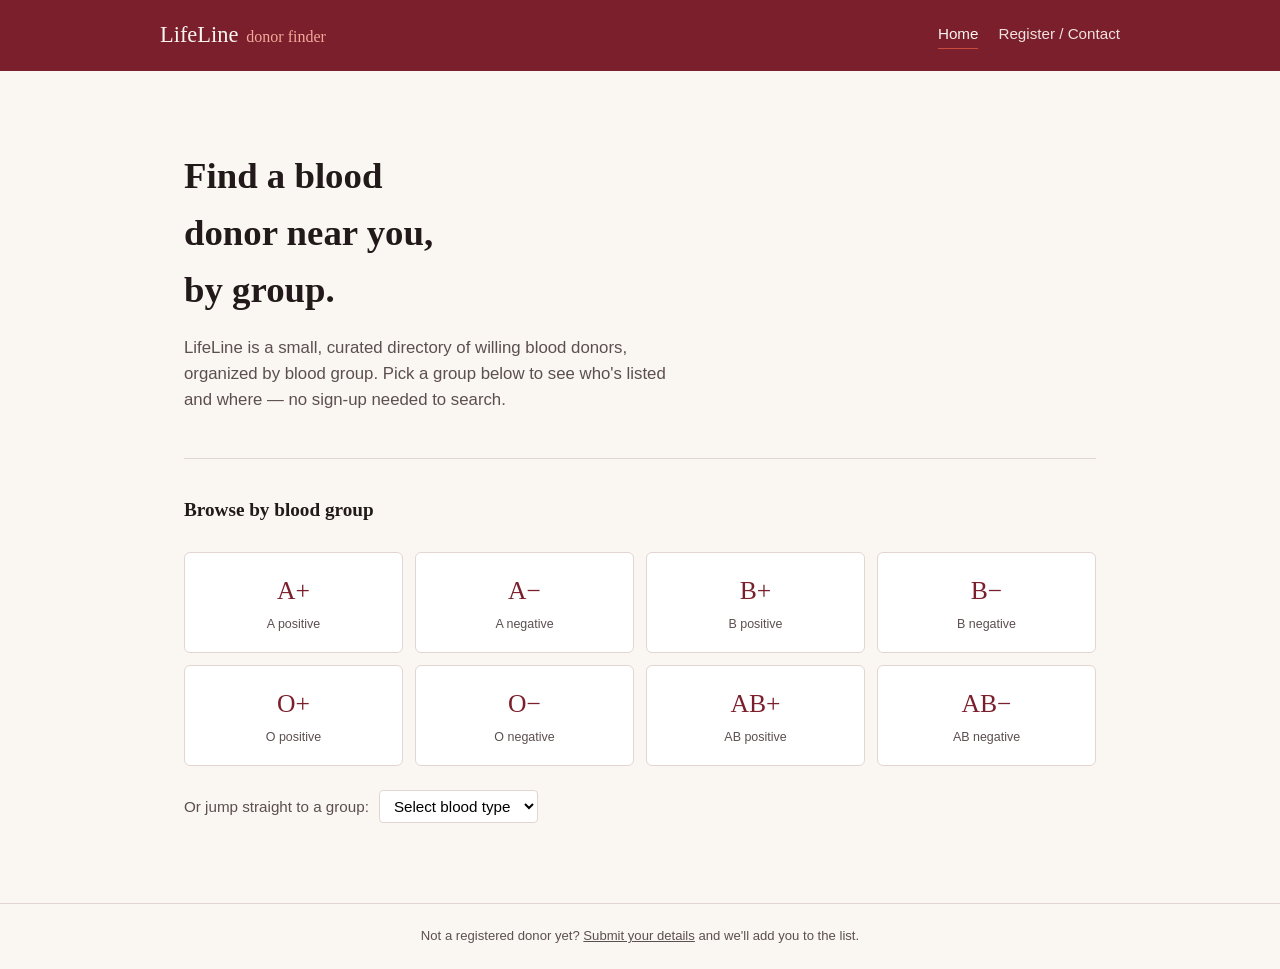
<file: index.html>
<!DOCTYPE html>
<html lang="en">
<head>
<meta charset="UTF-8">
<meta name="viewport" content="width=device-width, initial-scale=1.0">
<title>LifeLine — Find a Blood Donor</title>
<link rel="stylesheet" href="style.css">
</head>
<body>

<header class="site-header">
  <div class="header-inner">
    <a href="index.html" class="brand">LifeLine <span class="drop">donor finder</span></a>
    <nav class="site-nav">
      <a href="index.html" class="active">Home</a>
      <a href="contact.html">Register / Contact</a>
    </nav>
  </div>
</header>

<main>
  <section class="hero">
    <h1>Find a blood donor near you, by group.</h1>
    <p>
      LifeLine is a small, curated directory of willing blood donors, organized by
      blood group. Pick a group below to see who's listed and where — no sign-up
      needed to search.
    </p>
  </section>

  <h2 style="font-family: var(--font-head); font-size: 1.2rem; margin-bottom: 4px;">
    Browse by blood group
  </h2>

  <div class="type-grid">
    <a class="type-card" href="a-positive.html">
      <span class="label">A+</span>
      <span class="sub">A positive</span>
    </a>
    <a class="type-card" href="a-negative.html">
      <span class="label">A−</span>
      <span class="sub">A negative</span>
    </a>
    <a class="type-card" href="b-positive.html">
      <span class="label">B+</span>
      <span class="sub">B positive</span>
    </a>
    <a class="type-card" href="b-negative.html">
      <span class="label">B−</span>
      <span class="sub">B negative</span>
    </a>
    <a class="type-card" href="o-positive.html">
      <span class="label">O+</span>
      <span class="sub">O positive</span>
    </a>
    <a class="type-card" href="o-negative.html">
      <span class="label">O−</span>
      <span class="sub">O negative</span>
    </a>
    <a class="type-card" href="ab-positive.html">
      <span class="label">AB+</span>
      <span class="sub">AB positive</span>
    </a>
    <a class="type-card" href="ab-negative.html">
      <span class="label">AB−</span>
      <span class="sub">AB negative</span>
    </a>
  </div>

  <div class="jump-row">
    <label for="bloodTypeSelect">Or jump straight to a group:</label>
    <select id="bloodTypeSelect">
      <option value="">Select blood type</option>
      <option value="a-positive.html">A+</option>
      <option value="a-negative.html">A−</option>
      <option value="b-positive.html">B+</option>
      <option value="b-negative.html">B−</option>
      <option value="o-positive.html">O+</option>
      <option value="o-negative.html">O−</option>
      <option value="ab-positive.html">AB+</option>
      <option value="ab-negative.html">AB−</option>
    </select>
  </div>
</main>

<footer class="site-footer">
  Not a registered donor yet? <a href="contact.html">Submit your details</a> and we'll add you to the list.
</footer>

<script src="script.js"></script>
</body>
</html>
</file>
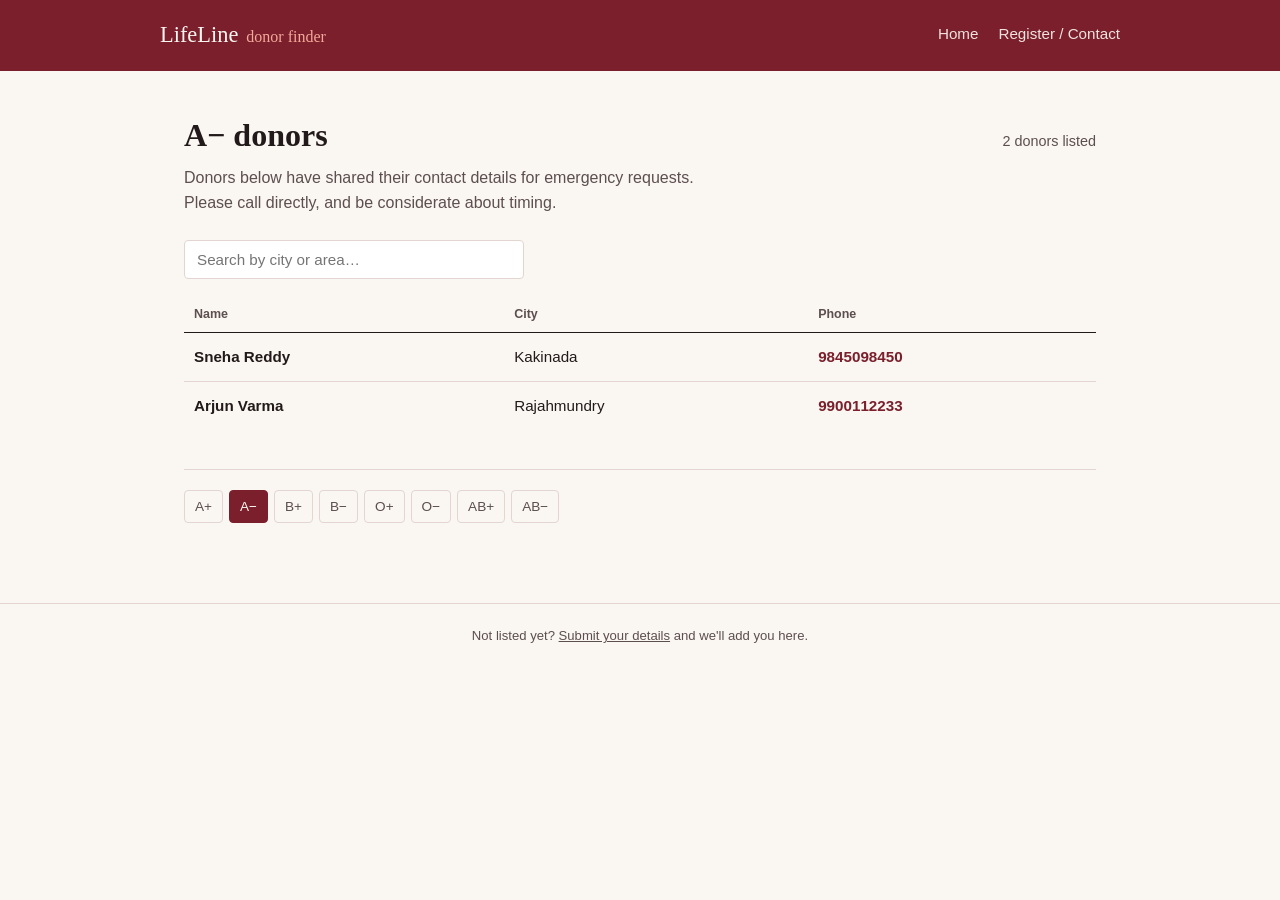
<file: a-negative.html>
<!DOCTYPE html>
<html lang="en">
<head>
<meta charset="UTF-8">
<meta name="viewport" content="width=device-width, initial-scale=1.0">
<title>A− Donors — LifeLine</title>
<link rel="stylesheet" href="style.css">
</head>
<body>

<header class="site-header">
  <div class="header-inner">
    <a href="index.html" class="brand">LifeLine <span class="drop">donor finder</span></a>
    <nav class="site-nav">
      <a href="index.html">Home</a>
      <a href="contact.html">Register / Contact</a>
    </nav>
  </div>
</header>

<main>
  <div class="page-head">
    <h1>A− donors</h1>
    <span class="count" id="donorCount">— donors listed</span>
  </div>
  <p class="page-intro">
    Donors below have shared their contact details for emergency requests.
    Please call directly, and be considerate about timing.
  </p>

  <div class="search-row">
    <input type="text" id="locationSearch" placeholder="Search by city or area…">
  </div>

  <table class="donor-table">
    <thead>
      <tr>
        <th>Name</th>
        <th>City</th>
        <th>Phone</th>
      </tr>
    </thead>
    <tbody id="donorTableBody">
      <!-- rows are rendered by script.js -->
    </tbody>
  </table>

  <div class="empty-state" id="emptyState" style="display:none;">
    No A− donors match that search yet.
  </div>

  <nav class="type-nav">
    <a href="a-positive.html">A+</a>
    <a href="a-negative.html" class="current">A−</a>
    <a href="b-positive.html">B+</a>
    <a href="b-negative.html">B−</a>
    <a href="o-positive.html">O+</a>
    <a href="o-negative.html">O−</a>
    <a href="ab-positive.html">AB+</a>
    <a href="ab-negative.html">AB−</a>
  </nav>
</main>

<footer class="site-footer">
  Not listed yet? <a href="contact.html">Submit your details</a> and we'll add you here.
</footer>

<script src="script.js"></script>
<script>
  // Donor data for this page. In this project, new donors come in through
  // the contact form and are added here manually — this keeps the data
  // static, so every visitor (any device) sees the same list once deployed.
  const donors = [
    { name: "Sneha Reddy",    city: "Kakinada",     phone: "9845098450" },
    { name: "Arjun Varma",    city: "Rajahmundry", phone: "9900112233" }
  ];

  initDonorPage(donors);
</script>
</body>
</html>
</file>
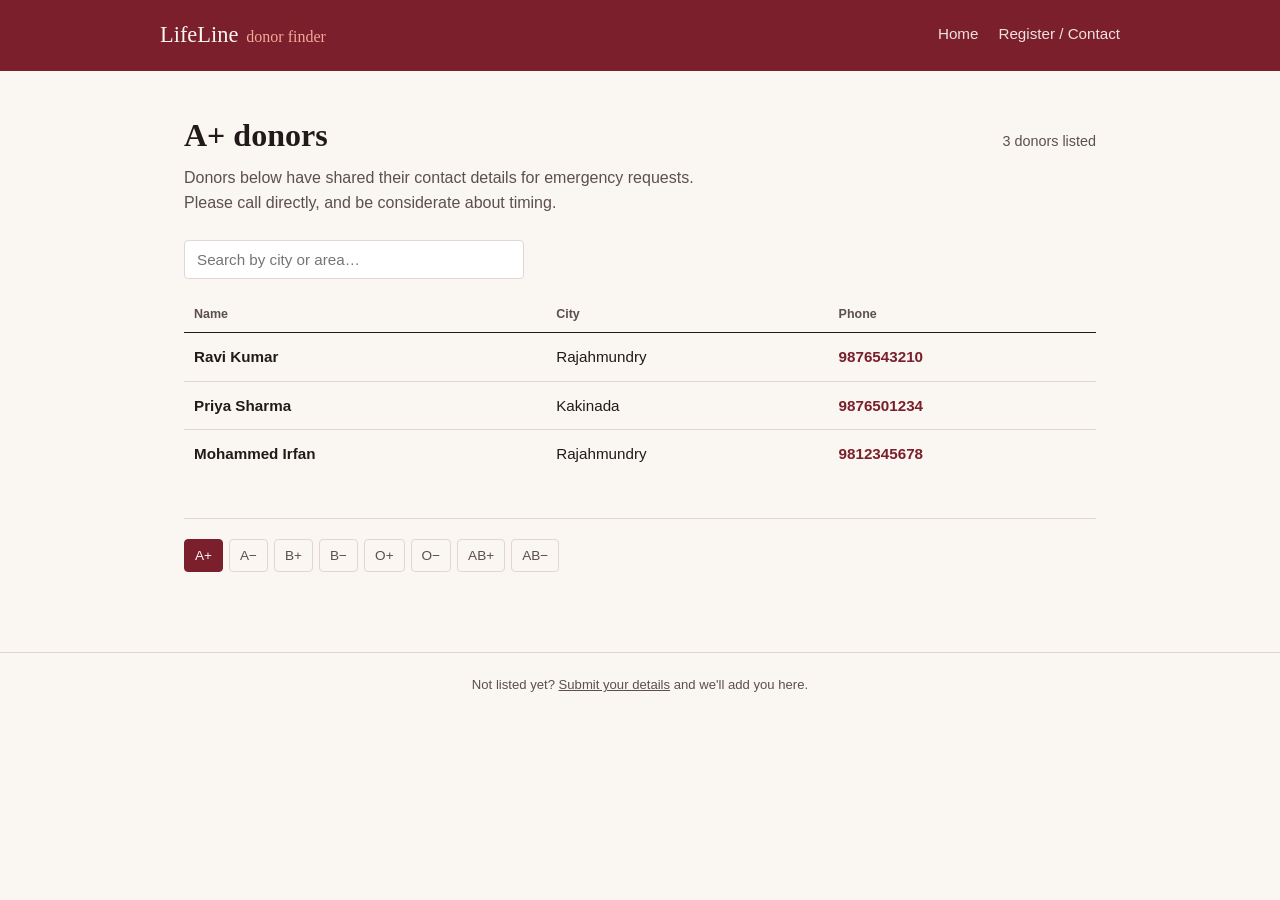
<file: a-positive.html>
<!DOCTYPE html>
<html lang="en">
<head>
<meta charset="UTF-8">
<meta name="viewport" content="width=device-width, initial-scale=1.0">
<title>A+ Donors — LifeLine</title>
<link rel="stylesheet" href="style.css">
</head>
<body>

<header class="site-header">
  <div class="header-inner">
    <a href="index.html" class="brand">LifeLine <span class="drop">donor finder</span></a>
    <nav class="site-nav">
      <a href="index.html">Home</a>
      <a href="contact.html">Register / Contact</a>
    </nav>
  </div>
</header>

<main>
  <div class="page-head">
    <h1>A+ donors</h1>
    <span class="count" id="donorCount">— donors listed</span>
  </div>
  <p class="page-intro">
    Donors below have shared their contact details for emergency requests.
    Please call directly, and be considerate about timing.
  </p>

  <div class="search-row">
    <input type="text" id="locationSearch" placeholder="Search by city or area…">
  </div>

  <table class="donor-table">
    <thead>
      <tr>
        <th>Name</th>
        <th>City</th>
        <th>Phone</th>
      </tr>
    </thead>
    <tbody id="donorTableBody">
      <!-- rows are rendered by script.js -->
    </tbody>
  </table>

  <div class="empty-state" id="emptyState" style="display:none;">
    No A+ donors match that search yet.
  </div>

  <nav class="type-nav">
    <a href="a-positive.html" class="current">A+</a>
    <a href="a-negative.html">A−</a>
    <a href="b-positive.html">B+</a>
    <a href="b-negative.html">B−</a>
    <a href="o-positive.html">O+</a>
    <a href="o-negative.html">O−</a>
    <a href="ab-positive.html">AB+</a>
    <a href="ab-negative.html">AB−</a>
  </nav>
</main>

<footer class="site-footer">
  Not listed yet? <a href="contact.html">Submit your details</a> and we'll add you here.
</footer>

<script src="script.js"></script>
<script>
  // Donor data for this page. In this project, new donors come in through
  // the contact form and are added here manually — this keeps the data
  // static, so every visitor (any device) sees the same list once deployed.
  const donors = [
    { name: "Ravi Kumar",    city: "Rajahmundry", phone: "9876543210" },
    { name: "Priya Sharma",  city: "Kakinada",     phone: "9876501234" },
    { name: "Mohammed Irfan",city: "Rajahmundry",  phone: "9812345678" }
  ];

  initDonorPage(donors);
</script>
</body>
</html>
</file>
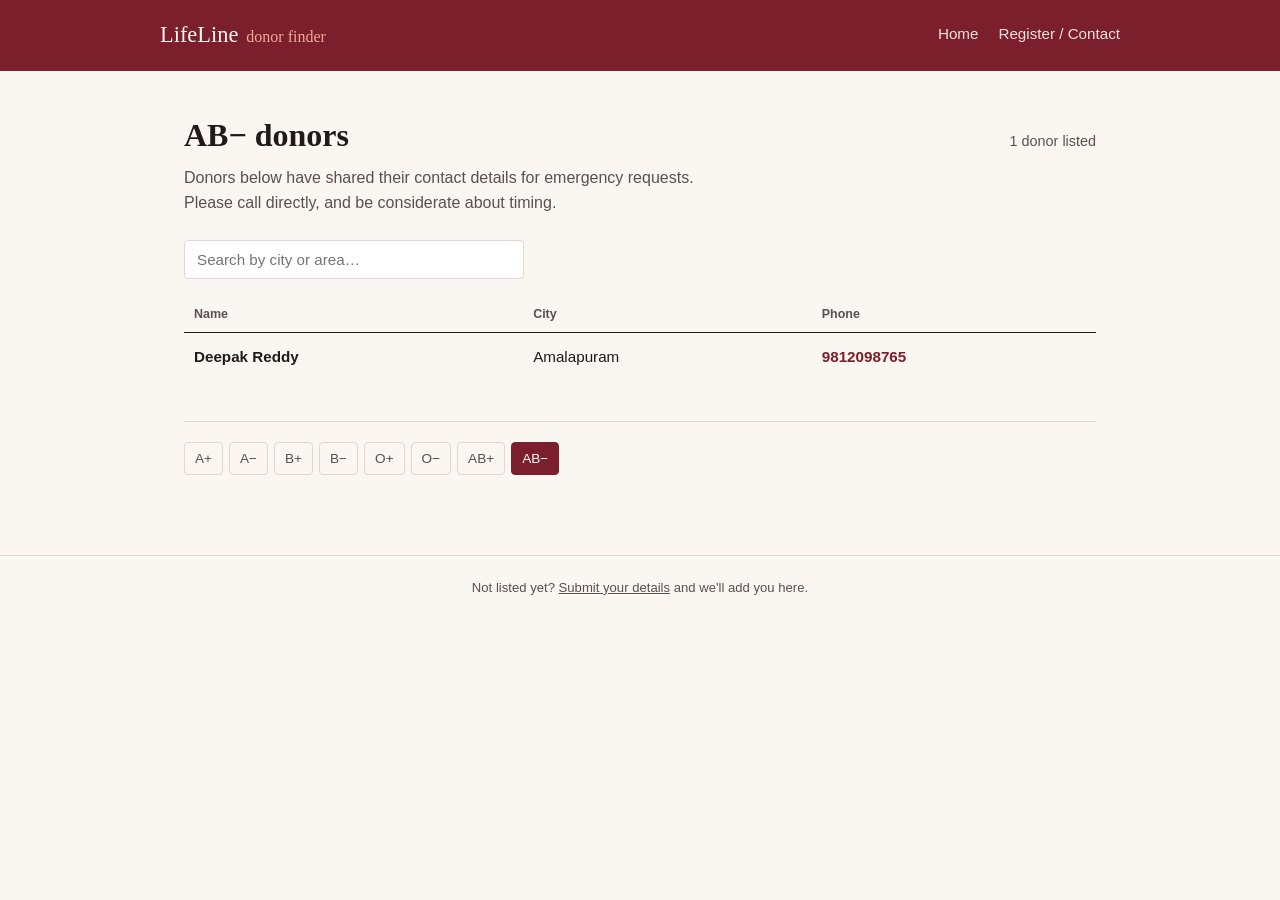
<file: ab-negative.html>
<!DOCTYPE html>
<html lang="en">
<head>
<meta charset="UTF-8">
<meta name="viewport" content="width=device-width, initial-scale=1.0">
<title>AB− Donors — LifeLine</title>
<link rel="stylesheet" href="style.css">
</head>
<body>

<header class="site-header">
  <div class="header-inner">
    <a href="index.html" class="brand">LifeLine <span class="drop">donor finder</span></a>
    <nav class="site-nav">
      <a href="index.html">Home</a>
      <a href="contact.html">Register / Contact</a>
    </nav>
  </div>
</header>

<main>
  <div class="page-head">
    <h1>AB− donors</h1>
    <span class="count" id="donorCount">— donors listed</span>
  </div>
  <p class="page-intro">
    Donors below have shared their contact details for emergency requests.
    Please call directly, and be considerate about timing.
  </p>

  <div class="search-row">
    <input type="text" id="locationSearch" placeholder="Search by city or area…">
  </div>

  <table class="donor-table">
    <thead>
      <tr>
        <th>Name</th>
        <th>City</th>
        <th>Phone</th>
      </tr>
    </thead>
    <tbody id="donorTableBody">
      <!-- rows are rendered by script.js -->
    </tbody>
  </table>

  <div class="empty-state" id="emptyState" style="display:none;">
    No AB− donors match that search yet.
  </div>

  <nav class="type-nav">
    <a href="a-positive.html">A+</a>
    <a href="a-negative.html">A−</a>
    <a href="b-positive.html">B+</a>
    <a href="b-negative.html">B−</a>
    <a href="o-positive.html">O+</a>
    <a href="o-negative.html">O−</a>
    <a href="ab-positive.html">AB+</a>
    <a href="ab-negative.html" class="current">AB−</a>
  </nav>
</main>

<footer class="site-footer">
  Not listed yet? <a href="contact.html">Submit your details</a> and we'll add you here.
</footer>

<script src="script.js"></script>
<script>
  // Donor data for this page. In this project, new donors come in through
  // the contact form and are added here manually — this keeps the data
  // static, so every visitor (any device) sees the same list once deployed.
  const donors = [
    { name: "Deepak Reddy",    city: "Amalapuram",  phone: "9812098765" }
  ];

  initDonorPage(donors);
</script>
</body>
</html>
</file>
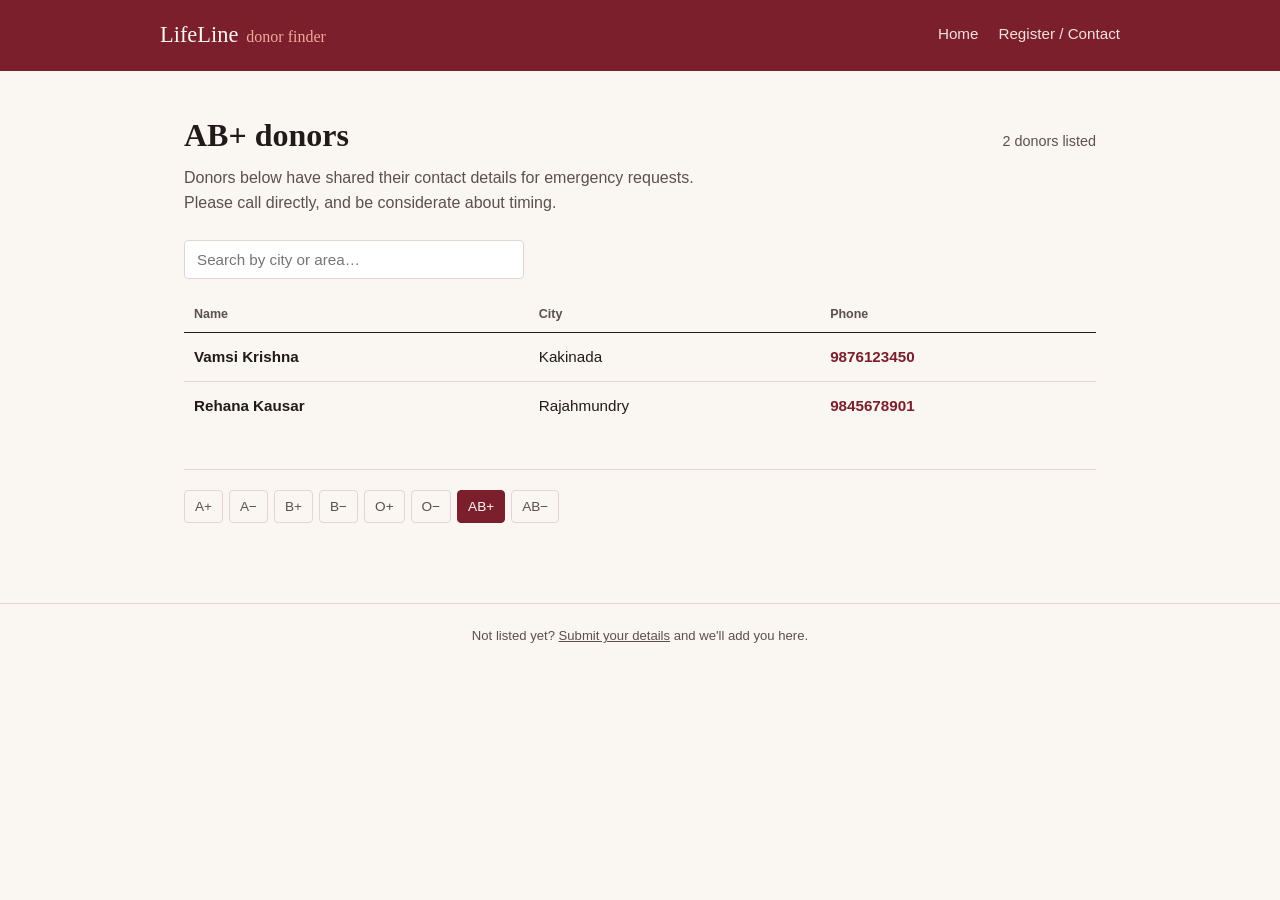
<file: ab-positive.html>
<!DOCTYPE html>
<html lang="en">
<head>
<meta charset="UTF-8">
<meta name="viewport" content="width=device-width, initial-scale=1.0">
<title>AB+ Donors — LifeLine</title>
<link rel="stylesheet" href="style.css">
</head>
<body>

<header class="site-header">
  <div class="header-inner">
    <a href="index.html" class="brand">LifeLine <span class="drop">donor finder</span></a>
    <nav class="site-nav">
      <a href="index.html">Home</a>
      <a href="contact.html">Register / Contact</a>
    </nav>
  </div>
</header>

<main>
  <div class="page-head">
    <h1>AB+ donors</h1>
    <span class="count" id="donorCount">— donors listed</span>
  </div>
  <p class="page-intro">
    Donors below have shared their contact details for emergency requests.
    Please call directly, and be considerate about timing.
  </p>

  <div class="search-row">
    <input type="text" id="locationSearch" placeholder="Search by city or area…">
  </div>

  <table class="donor-table">
    <thead>
      <tr>
        <th>Name</th>
        <th>City</th>
        <th>Phone</th>
      </tr>
    </thead>
    <tbody id="donorTableBody">
      <!-- rows are rendered by script.js -->
    </tbody>
  </table>

  <div class="empty-state" id="emptyState" style="display:none;">
    No AB+ donors match that search yet.
  </div>

  <nav class="type-nav">
    <a href="a-positive.html">A+</a>
    <a href="a-negative.html">A−</a>
    <a href="b-positive.html">B+</a>
    <a href="b-negative.html">B−</a>
    <a href="o-positive.html">O+</a>
    <a href="o-negative.html">O−</a>
    <a href="ab-positive.html" class="current">AB+</a>
    <a href="ab-negative.html">AB−</a>
  </nav>
</main>

<footer class="site-footer">
  Not listed yet? <a href="contact.html">Submit your details</a> and we'll add you here.
</footer>

<script src="script.js"></script>
<script>
  // Donor data for this page. In this project, new donors come in through
  // the contact form and are added here manually — this keeps the data
  // static, so every visitor (any device) sees the same list once deployed.
  const donors = [
    { name: "Vamsi Krishna",   city: "Kakinada",     phone: "9876123450" },
    { name: "Rehana Kausar",   city: "Rajahmundry", phone: "9845678901" }
  ];

  initDonorPage(donors);
</script>
</body>
</html>
</file>
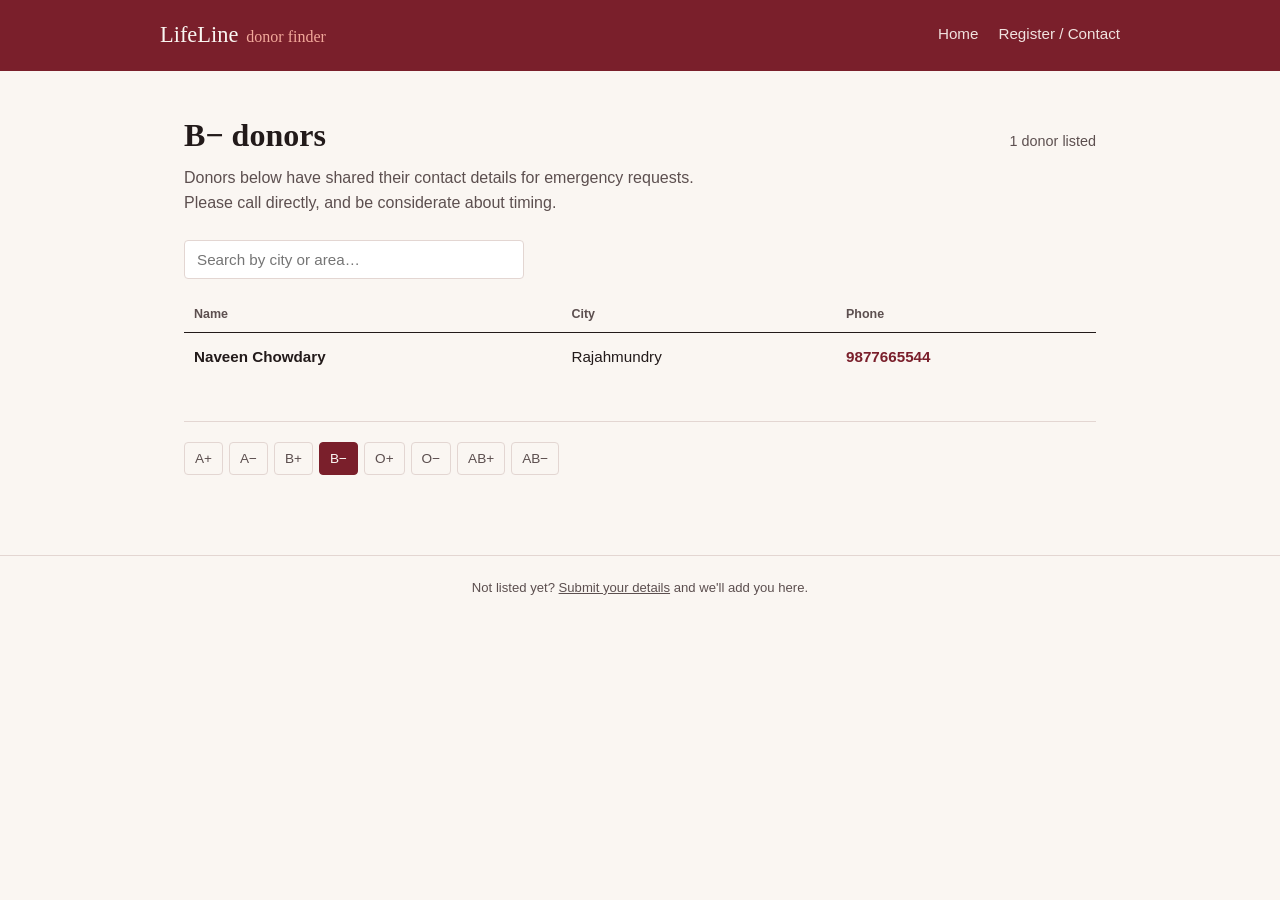
<file: b-negative.html>
<!DOCTYPE html>
<html lang="en">
<head>
<meta charset="UTF-8">
<meta name="viewport" content="width=device-width, initial-scale=1.0">
<title>B− Donors — LifeLine</title>
<link rel="stylesheet" href="style.css">
</head>
<body>

<header class="site-header">
  <div class="header-inner">
    <a href="index.html" class="brand">LifeLine <span class="drop">donor finder</span></a>
    <nav class="site-nav">
      <a href="index.html">Home</a>
      <a href="contact.html">Register / Contact</a>
    </nav>
  </div>
</header>

<main>
  <div class="page-head">
    <h1>B− donors</h1>
    <span class="count" id="donorCount">— donors listed</span>
  </div>
  <p class="page-intro">
    Donors below have shared their contact details for emergency requests.
    Please call directly, and be considerate about timing.
  </p>

  <div class="search-row">
    <input type="text" id="locationSearch" placeholder="Search by city or area…">
  </div>

  <table class="donor-table">
    <thead>
      <tr>
        <th>Name</th>
        <th>City</th>
        <th>Phone</th>
      </tr>
    </thead>
    <tbody id="donorTableBody">
      <!-- rows are rendered by script.js -->
    </tbody>
  </table>

  <div class="empty-state" id="emptyState" style="display:none;">
    No B− donors match that search yet.
  </div>

  <nav class="type-nav">
    <a href="a-positive.html">A+</a>
    <a href="a-negative.html">A−</a>
    <a href="b-positive.html">B+</a>
    <a href="b-negative.html" class="current">B−</a>
    <a href="o-positive.html">O+</a>
    <a href="o-negative.html">O−</a>
    <a href="ab-positive.html">AB+</a>
    <a href="ab-negative.html">AB−</a>
  </nav>
</main>

<footer class="site-footer">
  Not listed yet? <a href="contact.html">Submit your details</a> and we'll add you here.
</footer>

<script src="script.js"></script>
<script>
  // Donor data for this page. In this project, new donors come in through
  // the contact form and are added here manually — this keeps the data
  // static, so every visitor (any device) sees the same list once deployed.
  const donors = [
    { name: "Naveen Chowdary", city: "Rajahmundry", phone: "9877665544" }
  ];

  initDonorPage(donors);
</script>
</body>
</html>
</file>
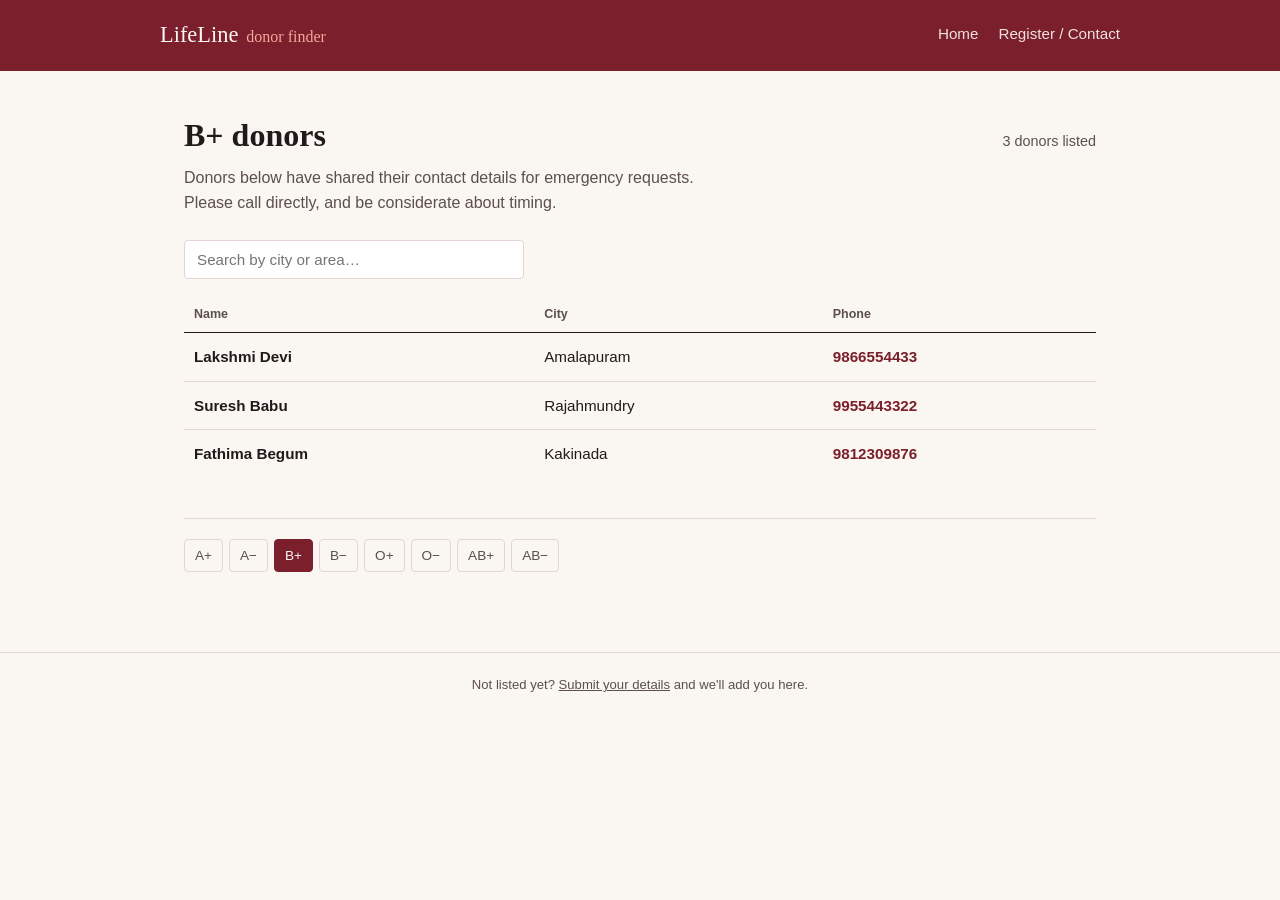
<file: b-positive.html>
<!DOCTYPE html>
<html lang="en">
<head>
<meta charset="UTF-8">
<meta name="viewport" content="width=device-width, initial-scale=1.0">
<title>B+ Donors — LifeLine</title>
<link rel="stylesheet" href="style.css">
</head>
<body>

<header class="site-header">
  <div class="header-inner">
    <a href="index.html" class="brand">LifeLine <span class="drop">donor finder</span></a>
    <nav class="site-nav">
      <a href="index.html">Home</a>
      <a href="contact.html">Register / Contact</a>
    </nav>
  </div>
</header>

<main>
  <div class="page-head">
    <h1>B+ donors</h1>
    <span class="count" id="donorCount">— donors listed</span>
  </div>
  <p class="page-intro">
    Donors below have shared their contact details for emergency requests.
    Please call directly, and be considerate about timing.
  </p>

  <div class="search-row">
    <input type="text" id="locationSearch" placeholder="Search by city or area…">
  </div>

  <table class="donor-table">
    <thead>
      <tr>
        <th>Name</th>
        <th>City</th>
        <th>Phone</th>
      </tr>
    </thead>
    <tbody id="donorTableBody">
      <!-- rows are rendered by script.js -->
    </tbody>
  </table>

  <div class="empty-state" id="emptyState" style="display:none;">
    No B+ donors match that search yet.
  </div>

  <nav class="type-nav">
    <a href="a-positive.html">A+</a>
    <a href="a-negative.html">A−</a>
    <a href="b-positive.html" class="current">B+</a>
    <a href="b-negative.html">B−</a>
    <a href="o-positive.html">O+</a>
    <a href="o-negative.html">O−</a>
    <a href="ab-positive.html">AB+</a>
    <a href="ab-negative.html">AB−</a>
  </nav>
</main>

<footer class="site-footer">
  Not listed yet? <a href="contact.html">Submit your details</a> and we'll add you here.
</footer>

<script src="script.js"></script>
<script>
  // Donor data for this page. In this project, new donors come in through
  // the contact form and are added here manually — this keeps the data
  // static, so every visitor (any device) sees the same list once deployed.
  const donors = [
    { name: "Lakshmi Devi",    city: "Amalapuram",  phone: "9866554433" },
    { name: "Suresh Babu",     city: "Rajahmundry", phone: "9955443322" },
    { name: "Fathima Begum",   city: "Kakinada",     phone: "9812309876" }
  ];

  initDonorPage(donors);
</script>
</body>
</html>
</file>
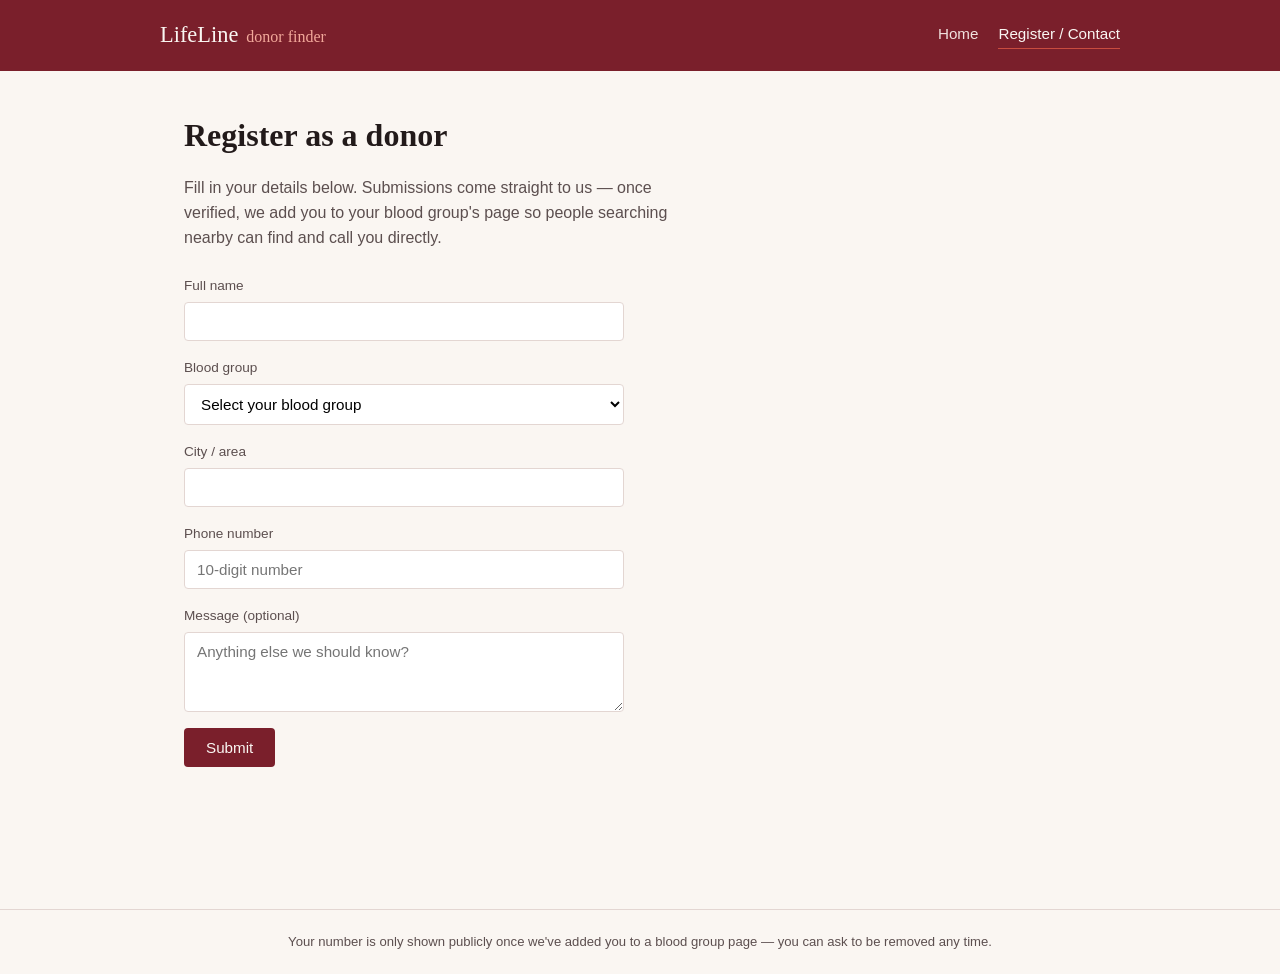
<file: contact.html>
<!DOCTYPE html>
<html lang="en">
<head>
<meta charset="UTF-8">
<meta name="viewport" content="width=device-width, initial-scale=1.0">
<title>Register as a Donor — LifeLine</title>
<link rel="stylesheet" href="style.css">
</head>
<body>

<header class="site-header">
  <div class="header-inner">
    <a href="index.html" class="brand">LifeLine <span class="drop">donor finder</span></a>
    <nav class="site-nav">
      <a href="index.html">Home</a>
      <a href="contact.html" class="active">Register / Contact</a>
    </nav>
  </div>
</header>

<main>
  <div class="page-head">
    <h1>Register as a donor</h1>
  </div>
  <p class="contact-intro">
    Fill in your details below. Submissions come straight to us — once
    verified, we add you to your blood group's page so people searching
    nearby can find and call you directly.
  </p>

  <!--
    TODO before deploying: replace "yourFormID" with your real Formspree
    endpoint from https://formspree.io — sign up, create a form, and it
    will give you a URL like https://formspree.io/f/abcdwxyz
  -->
  <form class="contact-form" id="contactForm" action="https://formspree.io/f/yourFormID" method="POST">

    <div class="field">
      <label for="name">Full name</label>
      <input type="text" id="name" name="name" required>
    </div>

    <div class="field">
      <label for="bloodType">Blood group</label>
      <select id="bloodType" name="bloodType" required>
        <option value="">Select your blood group</option>
        <option value="A+">A+</option>
        <option value="A-">A−</option>
        <option value="B+">B+</option>
        <option value="B-">B−</option>
        <option value="O+">O+</option>
        <option value="O-">O−</option>
        <option value="AB+">AB+</option>
        <option value="AB-">AB−</option>
      </select>
    </div>

    <div class="field">
      <label for="city">City / area</label>
      <input type="text" id="city" name="city" required>
    </div>

    <div class="field">
      <label for="phone">Phone number</label>
      <input type="tel" id="phone" name="phone" pattern="[0-9]{10}" placeholder="10-digit number" required>
    </div>

    <div class="field">
      <label for="message">Message (optional)</label>
      <textarea id="message" name="message" placeholder="Anything else we should know?"></textarea>
    </div>

    <button type="submit" class="submit-btn">Submit</button>
    <p id="statusMsg"></p>
  </form>
</main>

<footer class="site-footer">
  Your number is only shown publicly once we've added you to a blood group page — you can ask to be removed any time.
</footer>

<script src="script.js"></script>
<script>
  // Contact form: validate the phone number client-side, then submit via
  // fetch() so the page doesn't reload and we can show a custom message.
  const form = document.getElementById("contactForm");
  const statusMsg = document.getElementById("statusMsg");

  form.addEventListener("submit", async function (e) {
    e.preventDefault();
    
    const formData = new FormData(form);

    try {
      const response = await fetch(form.action, {
        method: "POST",
        body: formData,
        headers: { "Accept": "application/json" }
      });

      if (response.ok) {
        statusMsg.textContent = "Thank you — your details were submitted successfully.";
        statusMsg.style.color = "#2e7d32";
        form.reset();
      } else {
        statusMsg.textContent = "Something went wrong. Please try again.";
        statusMsg.style.color = "#c94c3f";
      }
    } catch (error) {
      statusMsg.textContent = "Network error. Please check your connection and try again.";
      statusMsg.style.color = "#c94c3f";
    }
  });
</script>
</body>
</html>
</file>
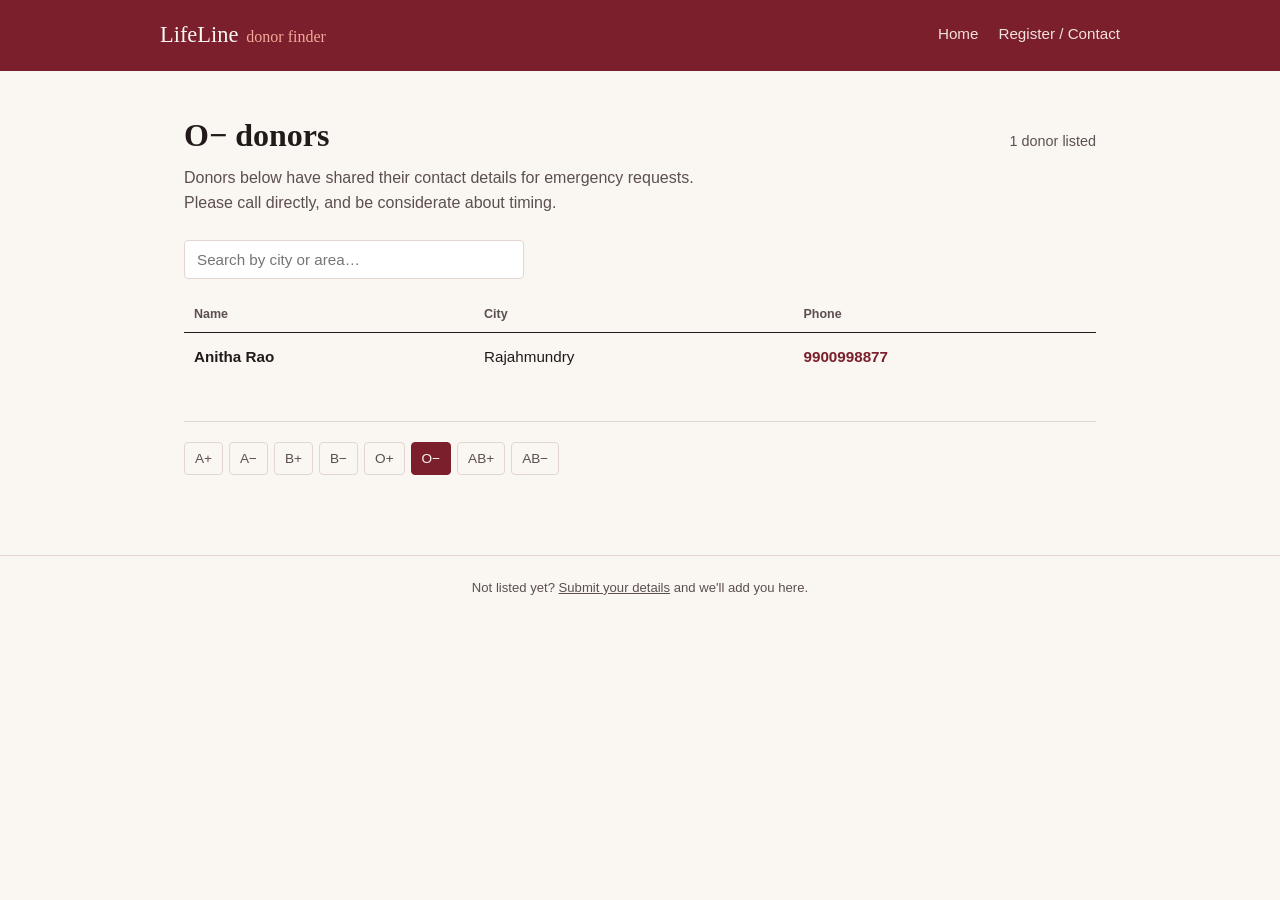
<file: o-negative.html>
<!DOCTYPE html>
<html lang="en">
<head>
<meta charset="UTF-8">
<meta name="viewport" content="width=device-width, initial-scale=1.0">
<title>O− Donors — LifeLine</title>
<link rel="stylesheet" href="style.css">
</head>
<body>

<header class="site-header">
  <div class="header-inner">
    <a href="index.html" class="brand">LifeLine <span class="drop">donor finder</span></a>
    <nav class="site-nav">
      <a href="index.html">Home</a>
      <a href="contact.html">Register / Contact</a>
    </nav>
  </div>
</header>

<main>
  <div class="page-head">
    <h1>O− donors</h1>
    <span class="count" id="donorCount">— donors listed</span>
  </div>
  <p class="page-intro">
    Donors below have shared their contact details for emergency requests.
    Please call directly, and be considerate about timing.
  </p>

  <div class="search-row">
    <input type="text" id="locationSearch" placeholder="Search by city or area…">
  </div>

  <table class="donor-table">
    <thead>
      <tr>
        <th>Name</th>
        <th>City</th>
        <th>Phone</th>
      </tr>
    </thead>
    <tbody id="donorTableBody">
      <!-- rows are rendered by script.js -->
    </tbody>
  </table>

  <div class="empty-state" id="emptyState" style="display:none;">
    No O− donors match that search yet.
  </div>

  <nav class="type-nav">
    <a href="a-positive.html">A+</a>
    <a href="a-negative.html">A−</a>
    <a href="b-positive.html">B+</a>
    <a href="b-negative.html">B−</a>
    <a href="o-positive.html">O+</a>
    <a href="o-negative.html" class="current">O−</a>
    <a href="ab-positive.html">AB+</a>
    <a href="ab-negative.html">AB−</a>
  </nav>
</main>

<footer class="site-footer">
  Not listed yet? <a href="contact.html">Submit your details</a> and we'll add you here.
</footer>

<script src="script.js"></script>
<script>
  // Donor data for this page. In this project, new donors come in through
  // the contact form and are added here manually — this keeps the data
  // static, so every visitor (any device) sees the same list once deployed.
  const donors = [
    { name: "Anitha Rao",      city: "Rajahmundry", phone: "9900998877" }
  ];

  initDonorPage(donors);
</script>
</body>
</html>
</file>
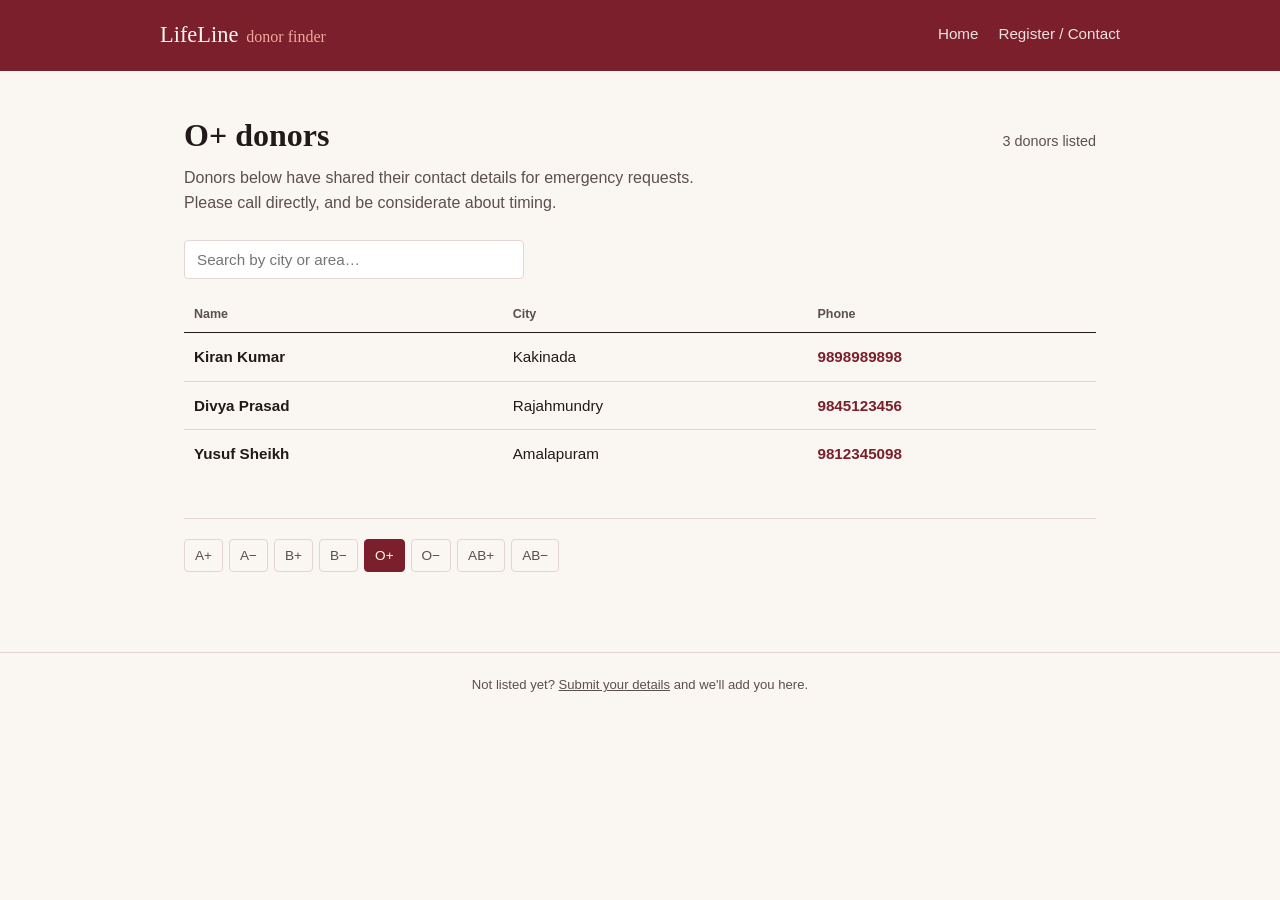
<file: o-positive.html>
<!DOCTYPE html>
<html lang="en">
<head>
<meta charset="UTF-8">
<meta name="viewport" content="width=device-width, initial-scale=1.0">
<title>O+ Donors — LifeLine</title>
<link rel="stylesheet" href="style.css">
</head>
<body>

<header class="site-header">
  <div class="header-inner">
    <a href="index.html" class="brand">LifeLine <span class="drop">donor finder</span></a>
    <nav class="site-nav">
      <a href="index.html">Home</a>
      <a href="contact.html">Register / Contact</a>
    </nav>
  </div>
</header>

<main>
  <div class="page-head">
    <h1>O+ donors</h1>
    <span class="count" id="donorCount">— donors listed</span>
  </div>
  <p class="page-intro">
    Donors below have shared their contact details for emergency requests.
    Please call directly, and be considerate about timing.
  </p>

  <div class="search-row">
    <input type="text" id="locationSearch" placeholder="Search by city or area…">
  </div>

  <table class="donor-table">
    <thead>
      <tr>
        <th>Name</th>
        <th>City</th>
        <th>Phone</th>
      </tr>
    </thead>
    <tbody id="donorTableBody">
      <!-- rows are rendered by script.js -->
    </tbody>
  </table>

  <div class="empty-state" id="emptyState" style="display:none;">
    No O+ donors match that search yet.
  </div>

  <nav class="type-nav">
    <a href="a-positive.html">A+</a>
    <a href="a-negative.html">A−</a>
    <a href="b-positive.html">B+</a>
    <a href="b-negative.html">B−</a>
    <a href="o-positive.html" class="current">O+</a>
    <a href="o-negative.html">O−</a>
    <a href="ab-positive.html">AB+</a>
    <a href="ab-negative.html">AB−</a>
  </nav>
</main>

<footer class="site-footer">
  Not listed yet? <a href="contact.html">Submit your details</a> and we'll add you here.
</footer>

<script src="script.js"></script>
<script>
  // Donor data for this page. In this project, new donors come in through
  // the contact form and are added here manually — this keeps the data
  // static, so every visitor (any device) sees the same list once deployed.
  const donors = [
    { name: "Kiran Kumar",     city: "Kakinada",     phone: "9898989898" },
    { name: "Divya Prasad",    city: "Rajahmundry", phone: "9845123456" },
    { name: "Yusuf Sheikh",    city: "Amalapuram",  phone: "9812345098" }
  ];

  initDonorPage(donors);
</script>
</body>
</html>
</file>
<file: style.css>
/* ============================================
   LifeLine — Blood Donor Finder
   Shared stylesheet for every page
   ============================================ */

:root {
  --maroon: #7a1f2b;
  --maroon-dark: #591420;
  --paper: #faf6f2;
  --ink: #221a1a;
  --ink-soft: #5c4f4f;
  --line: #e3d6d2;
  --accent: #c94c3f;
  --font-head: "Georgia", "Iowan Old Style", "Times New Roman", serif;
  --font-body: -apple-system, "Segoe UI", Helvetica, Arial, sans-serif;
}

* { box-sizing: border-box; }

body {
  margin: 0;
  background: var(--paper);
  color: var(--ink);
  font-family: var(--font-body);
  line-height: 1.55;
}

a { color: inherit; }

/* ---------- Header / nav ---------- */

header.site-header {
  background: var(--maroon);
  color: var(--paper);
  padding: 18px 24px;
}

.header-inner {
  max-width: 960px;
  margin: 0 auto;
  display: flex;
  align-items: center;
  justify-content: space-between;
  flex-wrap: wrap;
  gap: 12px;
}

.brand {
  font-family: var(--font-head);
  font-size: 1.4rem;
  text-decoration: none;
  color: var(--paper);
  display: flex;
  align-items: baseline;
  gap: 8px;
}

.brand .drop {
  color: #f2a89a;
  font-size: 1rem;
}

nav.site-nav {
  display: flex;
  gap: 20px;
  font-size: 0.95rem;
}

nav.site-nav a {
  text-decoration: none;
  color: #f1e2df;
  padding-bottom: 2px;
  border-bottom: 1px solid transparent;
}

nav.site-nav a:hover,
nav.site-nav a.active {
  border-bottom-color: var(--accent);
  color: var(--paper);
}

/* ---------- Layout shell ---------- */

main {
  max-width: 960px;
  margin: 0 auto;
  padding: 40px 24px 80px;
}

/* ---------- Hero (home page) ---------- */

.hero {
  padding: 36px 0 28px;
  border-bottom: 1px solid var(--line);
  margin-bottom: 36px;
}

.hero h1 {
  font-family: var(--font-head);
  font-size: 2.3rem;
  margin: 0 0 12px;
  max-width: 14ch;
}

.hero p {
  color: var(--ink-soft);
  max-width: 52ch;
  font-size: 1.05rem;
}

/* ---------- Blood type selector grid ---------- */

.type-grid {
  display: grid;
  grid-template-columns: repeat(4, 1fr);
  gap: 12px;
  margin: 28px 0 8px;
}

.type-card {
  display: block;
  text-decoration: none;
  border: 1px solid var(--line);
  border-radius: 6px;
  padding: 18px 10px;
  text-align: center;
  background: #fff;
  color: var(--ink);
  transition: border-color 0.15s ease, transform 0.1s ease;
}

.type-card:hover {
  border-color: var(--maroon);
  transform: translateY(-2px);
}

.type-card .label {
  font-family: var(--font-head);
  font-size: 1.6rem;
  color: var(--maroon);
  display: block;
}

.type-card .sub {
  font-size: 0.78rem;
  color: var(--ink-soft);
  display: block;
  margin-top: 4px;
}

.jump-row {
  display: flex;
  align-items: center;
  gap: 10px;
  margin-top: 24px;
  font-size: 0.95rem;
  color: var(--ink-soft);
}

.jump-row select {
  font-family: var(--font-body);
  font-size: 0.95rem;
  padding: 6px 10px;
  border: 1px solid var(--line);
  border-radius: 4px;
  background: #fff;
}

/* ---------- Blood type page ---------- */

.page-head {
  display: flex;
  align-items: baseline;
  justify-content: space-between;
  flex-wrap: wrap;
  gap: 10px;
  margin-bottom: 6px;
}

.page-head h1 {
  font-family: var(--font-head);
  font-size: 2rem;
  margin: 0;
}

.page-head .count {
  color: var(--ink-soft);
  font-size: 0.9rem;
}

.page-intro {
  color: var(--ink-soft);
  max-width: 60ch;
  margin: 0 0 24px;
}

.search-row {
  margin-bottom: 18px;
}

.search-row input {
  width: 100%;
  max-width: 340px;
  padding: 10px 12px;
  font-size: 0.95rem;
  border: 1px solid var(--line);
  border-radius: 4px;
  font-family: var(--font-body);
}

.search-row input:focus {
  outline: 2px solid var(--accent);
  outline-offset: 1px;
}

table.donor-table {
  width: 100%;
  border-collapse: collapse;
  margin-top: 8px;
}

table.donor-table th {
  text-align: left;
  font-size: 0.78rem;
  text-transform: none;
  color: var(--ink-soft);
  font-weight: 600;
  border-bottom: 1px solid var(--ink);
  padding: 8px 10px;
}

table.donor-table td {
  padding: 12px 10px;
  border-bottom: 1px solid var(--line);
  font-size: 0.95rem;
}

table.donor-table tr:last-child td {
  border-bottom: none;
}

.donor-name { font-weight: 600; }

.donor-phone a {
  color: var(--maroon);
  text-decoration: none;
  font-weight: 600;
}

.donor-phone a:hover { text-decoration: underline; }

.empty-state {
  padding: 30px 10px;
  text-align: center;
  color: var(--ink-soft);
  font-size: 0.95rem;
  border: 1px dashed var(--line);
  border-radius: 6px;
  margin-top: 8px;
}

.type-nav {
  display: flex;
  flex-wrap: wrap;
  gap: 6px;
  margin-top: 40px;
  padding-top: 20px;
  border-top: 1px solid var(--line);
}

.type-nav a {
  text-decoration: none;
  font-size: 0.85rem;
  color: var(--ink-soft);
  border: 1px solid var(--line);
  border-radius: 4px;
  padding: 5px 10px;
}

.type-nav a.current {
  background: var(--maroon);
  border-color: var(--maroon);
  color: var(--paper);
}

/* ---------- Contact page ---------- */

.contact-intro {
  color: var(--ink-soft);
  max-width: 56ch;
  margin-bottom: 24px;
}

form.contact-form {
  display: flex;
  flex-direction: column;
  gap: 16px;
  max-width: 440px;
}

.field {
  display: flex;
  flex-direction: column;
  gap: 6px;
}

.field label {
  font-size: 0.85rem;
  color: var(--ink-soft);
}

.field input,
.field select,
.field textarea {
  padding: 10px 12px;
  border: 1px solid var(--line);
  border-radius: 4px;
  font-family: var(--font-body);
  font-size: 0.95rem;
  background: #fff;
}

.field textarea {
  resize: vertical;
  min-height: 80px;
}

.field input:focus,
.field select:focus,
.field textarea:focus {
  outline: 2px solid var(--accent);
  outline-offset: 1px;
}

button.submit-btn {
  align-self: flex-start;
  background: var(--maroon);
  color: var(--paper);
  border: none;
  padding: 11px 22px;
  font-size: 0.95rem;
  border-radius: 4px;
  cursor: pointer;
  font-family: var(--font-body);
}

button.submit-btn:hover { background: var(--maroon-dark); }

#statusMsg {
  font-size: 0.9rem;
  min-height: 1.2em;
}

/* ---------- Footer ---------- */

footer.site-footer {
  border-top: 1px solid var(--line);
  padding: 22px 24px;
  text-align: center;
  color: var(--ink-soft);
  font-size: 0.82rem;
}

/* ---------- Responsive ---------- */

@media (max-width: 640px) {
  .type-grid { grid-template-columns: repeat(2, 1fr); }
  .hero h1 { font-size: 1.8rem; }
  table.donor-table th:nth-child(2),
  table.donor-table td:nth-child(2) { display: none; } /* hide city on tiny screens */
}
</file>
